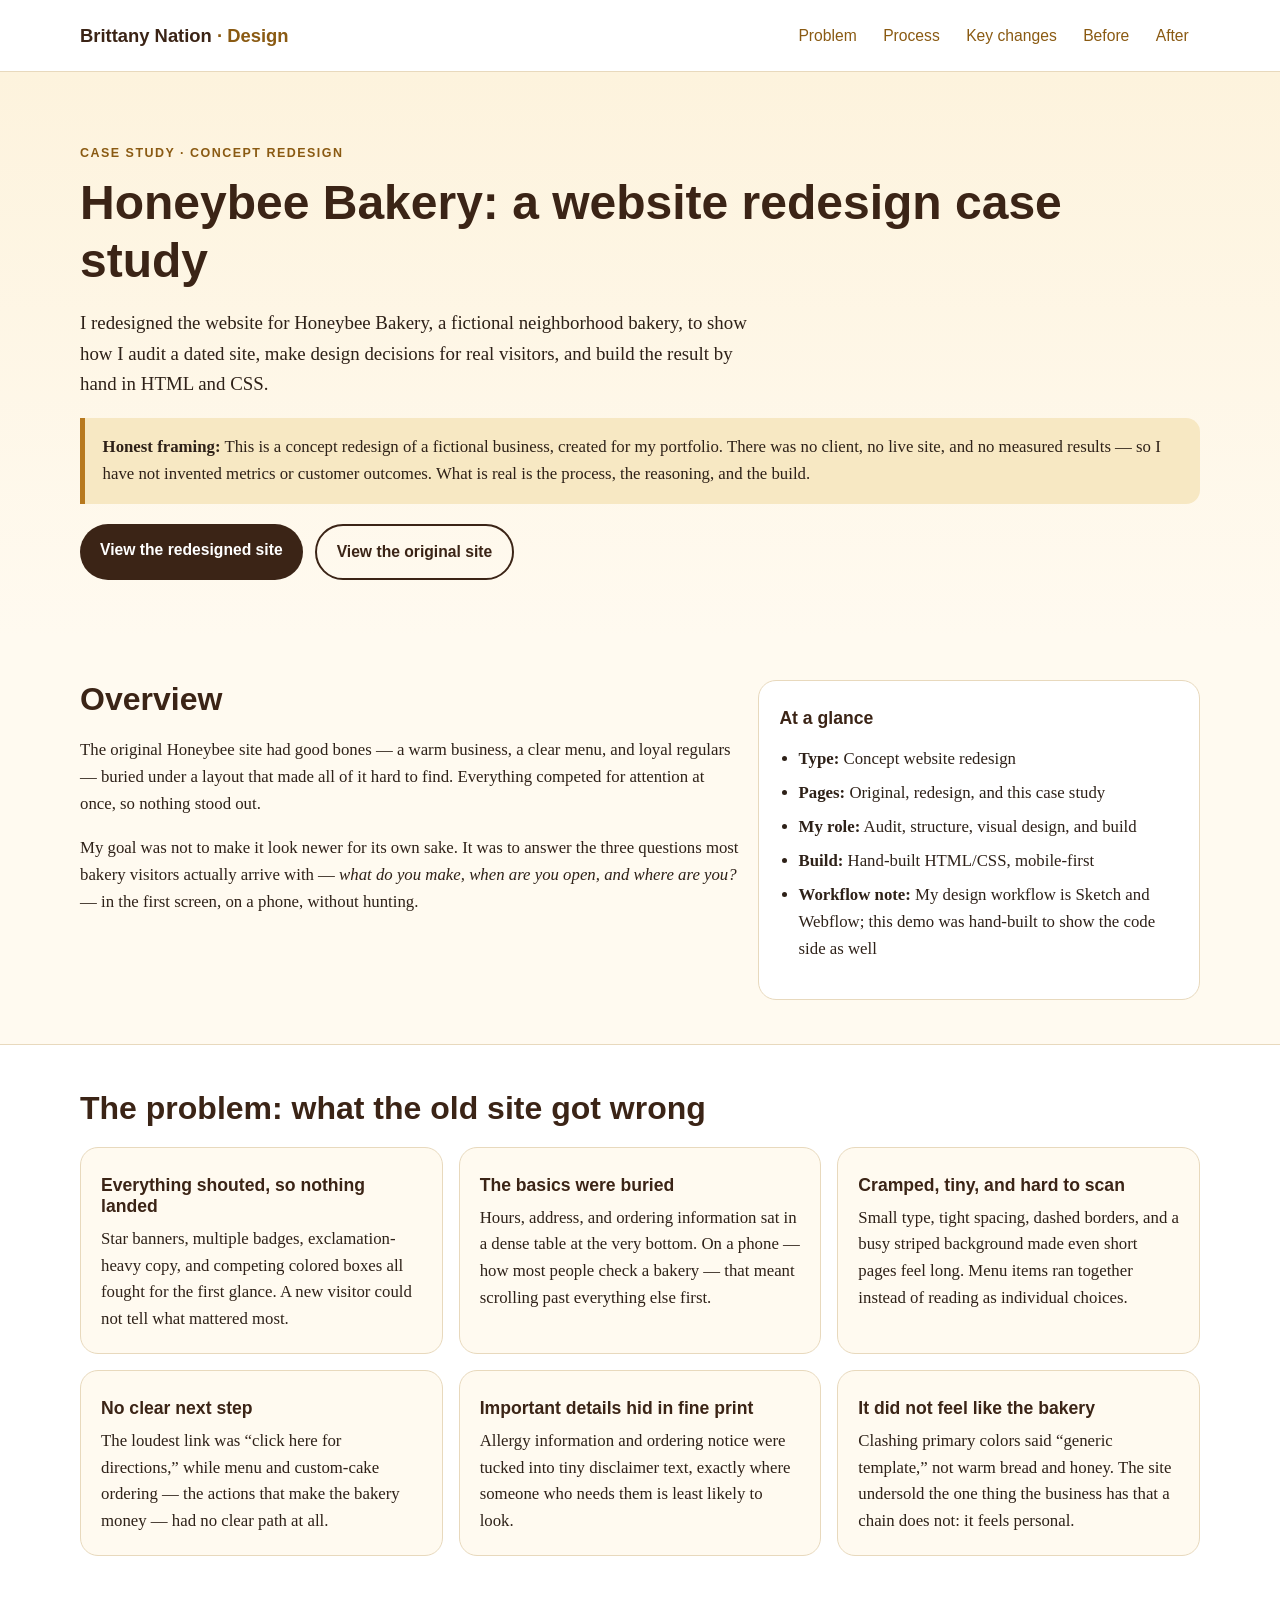
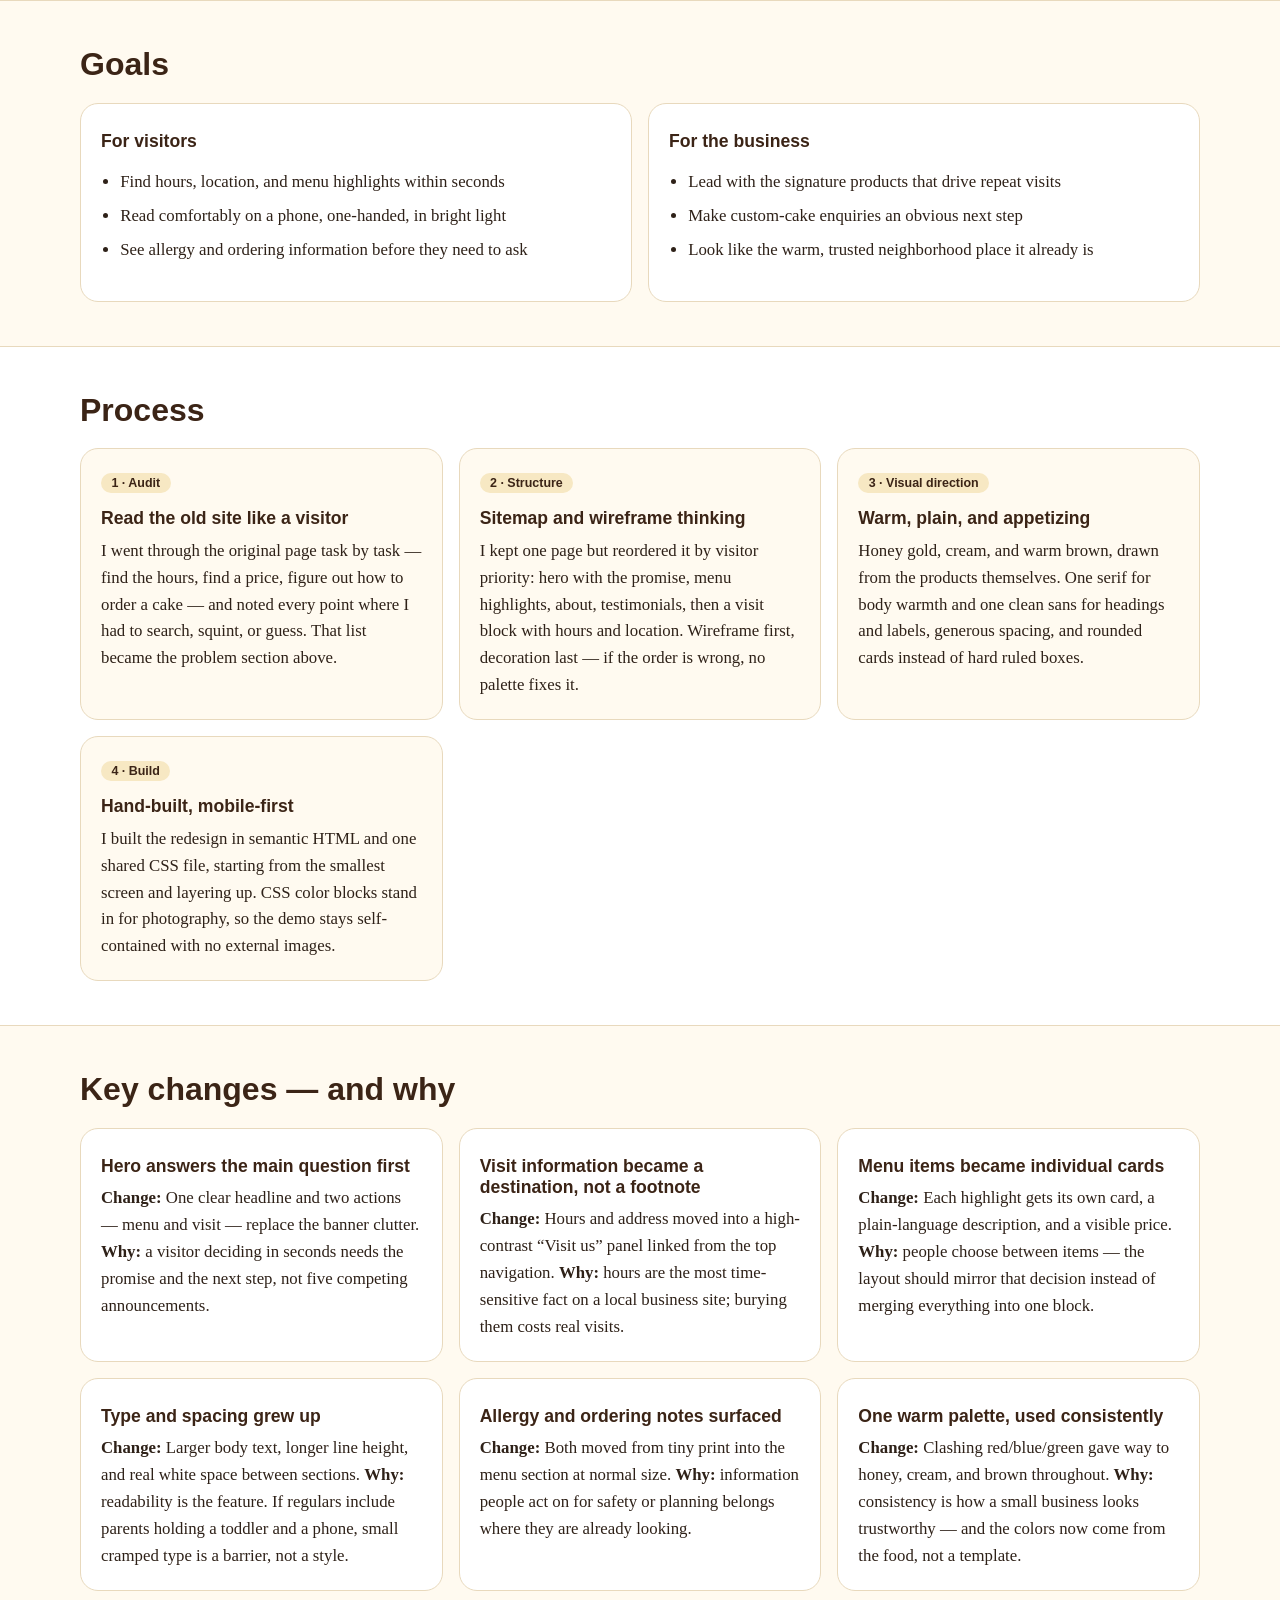
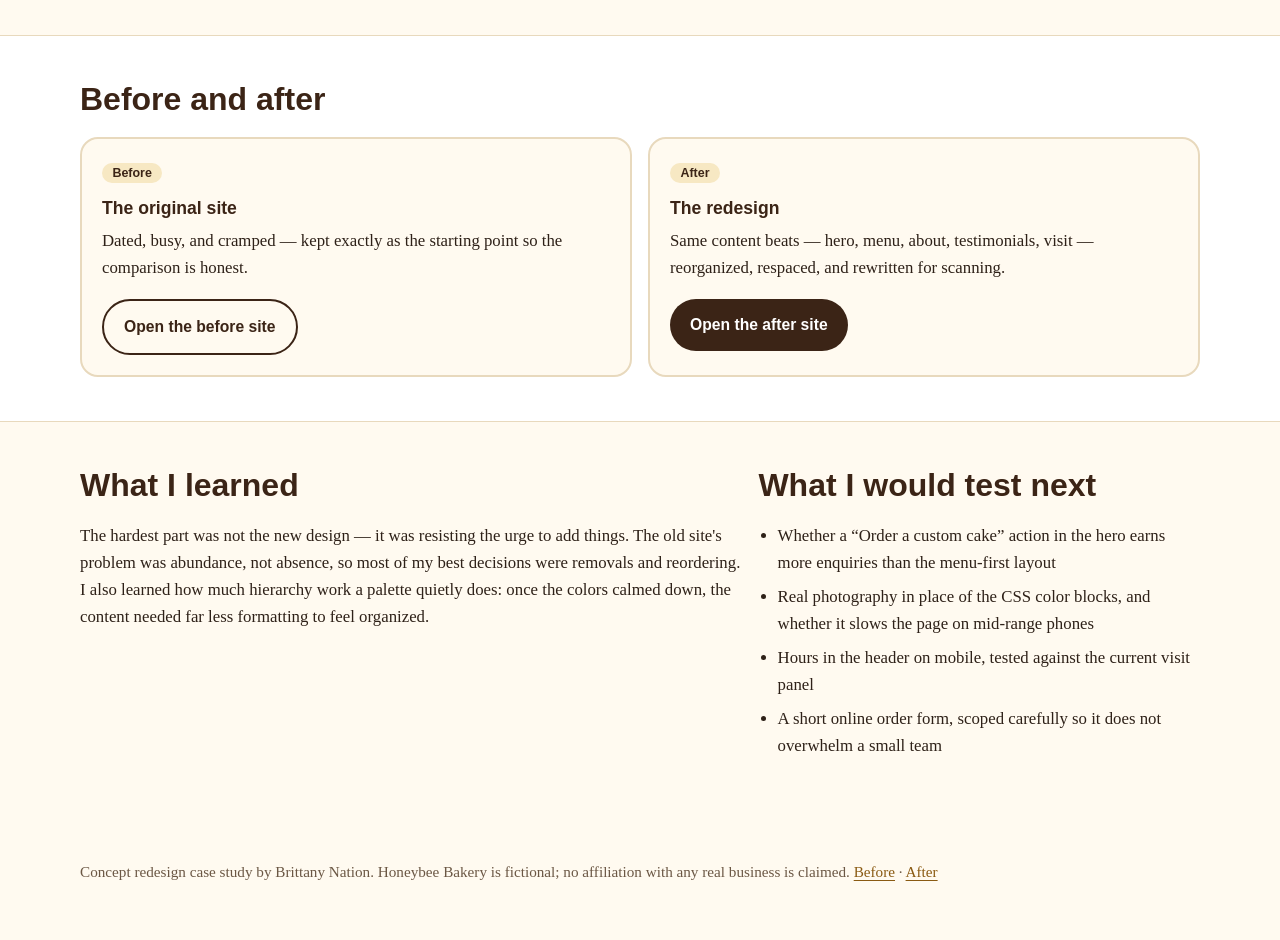
<file: index.html>
<!DOCTYPE html>
<html lang="en">
<head>
<meta charset="UTF-8">
<meta name="viewport" content="width=device-width, initial-scale=1.0">
<meta name="description" content="Website redesign case study for Honeybee Bakery, a fictional bakery — a concept portfolio project by Brittany Nation showing design process, rationale, and a hand-built before-and-after redesign.">
<title>Honeybee Bakery Redesign — Website Redesign Case Study | Brittany Nation</title>
<link rel="stylesheet" href="styles.css">

<meta property="og:type" content="website">
<meta property="og:title" content="Honeybee Bakery Redesign — Website Redesign Case Study | Brittany Nation">
<meta property="og:description" content="A website redesign case study for Honeybee Bakery, a fictional neighborhood bakery — the original site, a modern redesign, and the thinking behind every change.">
<meta property="og:url" content="https://brittanynation.github.io/redesign-case-study/">
<meta property="og:image" content="https://brittanynation.github.io/redesign-case-study/og-image.png">
<meta name="twitter:card" content="summary_large_image">
</head>
<body>
<a class="skip-link" href="#main">Skip to main content</a>
<header class="site-header">
  <div class="wrap header-inner">
    <a class="logo" href="index.html">Brittany Nation <span>· Design</span></a>
    <button class="nav-toggle" type="button" aria-expanded="false" aria-controls="site-nav">Menu</button>
    <nav class="site-nav" id="site-nav" aria-label="Main navigation">
      <ul>
        <li><a href="#problem">Problem</a></li>
        <li><a href="#process">Process</a></li>
        <li><a href="#changes">Key changes</a></li>
        <li><a href="before.html">Before</a></li>
        <li><a href="after.html">After</a></li>
      </ul>
    </nav>
  </div>
</header>

<main id="main">
  <section class="hero" aria-labelledby="page-heading">
    <div class="wrap">
      <p class="eyebrow">Case study · Concept redesign</p>
      <h1 id="page-heading">Honeybee Bakery: a website redesign case study</h1>
      <p class="lead">I redesigned the website for Honeybee Bakery, a fictional neighborhood bakery, to show how I audit a dated site, make design decisions for real visitors, and build the result by hand in HTML and CSS.</p>
      <div class="note"><p style="margin:0"><strong>Honest framing:</strong> This is a concept redesign of a fictional business, created for my portfolio. There was no client, no live site, and no measured results — so I have not invented metrics or customer outcomes. What is real is the process, the reasoning, and the build.</p></div>
      <div class="btn-row">
        <a class="btn" href="after.html">View the redesigned site</a>
        <a class="btn secondary" href="before.html">View the original site</a>
      </div>
    </div>
  </section>

  <section class="section" aria-labelledby="overview-heading">
    <div class="wrap kicker-grid">
      <div>
        <h2 id="overview-heading">Overview</h2>
        <p>The original Honeybee site had good bones — a warm business, a clear menu, and loyal regulars — buried under a layout that made all of it hard to find. Everything competed for attention at once, so nothing stood out.</p>
        <p>My goal was not to make it look newer for its own sake. It was to answer the three questions most bakery visitors actually arrive with — <em>what do you make, when are you open, and where are you?</em> — in the first screen, on a phone, without hunting.</p>
      </div>
      <div class="card">
        <h3>At a glance</h3>
        <ul class="clean">
          <li><strong>Type:</strong> Concept website redesign</li>
          <li><strong>Pages:</strong> Original, redesign, and this case study</li>
          <li><strong>My role:</strong> Audit, structure, visual design, and build</li>
          <li><strong>Build:</strong> Hand-built HTML/CSS, mobile-first</li>
          <li><strong>Workflow note:</strong> My design workflow is Sketch and Webflow; this demo was hand-built to show the code side as well</li>
        </ul>
      </div>
    </div>
  </section>

  <section class="section alt" id="problem" aria-labelledby="problem-heading">
    <div class="wrap">
      <h2 id="problem-heading">The problem: what the old site got wrong</h2>
      <div class="grid">
        <article class="card"><h3>Everything shouted, so nothing landed</h3><p>Star banners, multiple badges, exclamation-heavy copy, and competing colored boxes all fought for the first glance. A new visitor could not tell what mattered most.</p></article>
        <article class="card"><h3>The basics were buried</h3><p>Hours, address, and ordering information sat in a dense table at the very bottom. On a phone — how most people check a bakery — that meant scrolling past everything else first.</p></article>
        <article class="card"><h3>Cramped, tiny, and hard to scan</h3><p>Small type, tight spacing, dashed borders, and a busy striped background made even short pages feel long. Menu items ran together instead of reading as individual choices.</p></article>
        <article class="card"><h3>No clear next step</h3><p>The loudest link was “click here for directions,” while menu and custom-cake ordering — the actions that make the bakery money — had no clear path at all.</p></article>
        <article class="card"><h3>Important details hid in fine print</h3><p>Allergy information and ordering notice were tucked into tiny disclaimer text, exactly where someone who needs them is least likely to look.</p></article>
        <article class="card"><h3>It did not feel like the bakery</h3><p>Clashing primary colors said “generic template,” not warm bread and honey. The site undersold the one thing the business has that a chain does not: it feels personal.</p></article>
      </div>
    </div>
  </section>

  <section class="section" aria-labelledby="goals-heading">
    <div class="wrap">
      <h2 id="goals-heading">Goals</h2>
      <div class="grid two">
        <div class="card"><h3>For visitors</h3><ul class="clean"><li>Find hours, location, and menu highlights within seconds</li><li>Read comfortably on a phone, one-handed, in bright light</li><li>See allergy and ordering information before they need to ask</li></ul></div>
        <div class="card"><h3>For the business</h3><ul class="clean"><li>Lead with the signature products that drive repeat visits</li><li>Make custom-cake enquiries an obvious next step</li><li>Look like the warm, trusted neighborhood place it already is</li></ul></div>
      </div>
    </div>
  </section>

  <section class="section alt" id="process" aria-labelledby="process-heading">
    <div class="wrap">
      <h2 id="process-heading">Process</h2>
      <div class="grid">
        <article class="card"><span class="tag">1 · Audit</span><h3>Read the old site like a visitor</h3><p>I went through the original page task by task — find the hours, find a price, figure out how to order a cake — and noted every point where I had to search, squint, or guess. That list became the problem section above.</p></article>
        <article class="card"><span class="tag">2 · Structure</span><h3>Sitemap and wireframe thinking</h3><p>I kept one page but reordered it by visitor priority: hero with the promise, menu highlights, about, testimonials, then a visit block with hours and location. Wireframe first, decoration last — if the order is wrong, no palette fixes it.</p></article>
        <article class="card"><span class="tag">3 · Visual direction</span><h3>Warm, plain, and appetizing</h3><p>Honey gold, cream, and warm brown, drawn from the products themselves. One serif for body warmth and one clean sans for headings and labels, generous spacing, and rounded cards instead of hard ruled boxes.</p></article>
        <article class="card"><span class="tag">4 · Build</span><h3>Hand-built, mobile-first</h3><p>I built the redesign in semantic HTML and one shared CSS file, starting from the smallest screen and layering up. CSS color blocks stand in for photography, so the demo stays self-contained with no external images.</p></article>
      </div>
    </div>
  </section>

  <section class="section" id="changes" aria-labelledby="changes-heading">
    <div class="wrap">
      <h2 id="changes-heading">Key changes — and why</h2>
      <div class="grid">
        <article class="card"><h3>Hero answers the main question first</h3><p><strong>Change:</strong> One clear headline and two actions — menu and visit — replace the banner clutter. <strong>Why:</strong> a visitor deciding in seconds needs the promise and the next step, not five competing announcements.</p></article>
        <article class="card"><h3>Visit information became a destination, not a footnote</h3><p><strong>Change:</strong> Hours and address moved into a high-contrast “Visit us” panel linked from the top navigation. <strong>Why:</strong> hours are the most time-sensitive fact on a local business site; burying them costs real visits.</p></article>
        <article class="card"><h3>Menu items became individual cards</h3><p><strong>Change:</strong> Each highlight gets its own card, a plain-language description, and a visible price. <strong>Why:</strong> people choose between items — the layout should mirror that decision instead of merging everything into one block.</p></article>
        <article class="card"><h3>Type and spacing grew up</h3><p><strong>Change:</strong> Larger body text, longer line height, and real white space between sections. <strong>Why:</strong> readability is the feature. If regulars include parents holding a toddler and a phone, small cramped type is a barrier, not a style.</p></article>
        <article class="card"><h3>Allergy and ordering notes surfaced</h3><p><strong>Change:</strong> Both moved from tiny print into the menu section at normal size. <strong>Why:</strong> information people act on for safety or planning belongs where they are already looking.</p></article>
        <article class="card"><h3>One warm palette, used consistently</h3><p><strong>Change:</strong> Clashing red/blue/green gave way to honey, cream, and brown throughout. <strong>Why:</strong> consistency is how a small business looks trustworthy — and the colors now come from the food, not a template.</p></article>
      </div>
    </div>
  </section>

  <section class="section alt" aria-labelledby="compare-heading">
    <div class="wrap">
      <h2 id="compare-heading">Before and after</h2>
      <div class="compare">
        <div class="card"><span class="tag">Before</span><h3>The original site</h3><p>Dated, busy, and cramped — kept exactly as the starting point so the comparison is honest.</p><p><a class="btn secondary" href="before.html">Open the before site</a></p></div>
        <div class="card"><span class="tag">After</span><h3>The redesign</h3><p>Same content beats — hero, menu, about, testimonials, visit — reorganized, respaced, and rewritten for scanning.</p><p><a class="btn" href="after.html">Open the after site</a></p></div>
      </div>
    </div>
  </section>

  <section class="section" aria-labelledby="learned-heading">
    <div class="wrap kicker-grid">
      <div>
        <h2 id="learned-heading">What I learned</h2>
        <p>The hardest part was not the new design — it was resisting the urge to add things. The old site's problem was abundance, not absence, so most of my best decisions were removals and reordering. I also learned how much hierarchy work a palette quietly does: once the colors calmed down, the content needed far less formatting to feel organized.</p>
      </div>
      <div>
        <h2>What I would test next</h2>
        <ul class="clean">
          <li>Whether a “Order a custom cake” action in the hero earns more enquiries than the menu-first layout</li>
          <li>Real photography in place of the CSS color blocks, and whether it slows the page on mid-range phones</li>
          <li>Hours in the header on mobile, tested against the current visit panel</li>
          <li>A short online order form, scoped carefully so it does not overwhelm a small team</li>
        </ul>
      </div>
    </div>
  </section>
</main>

<footer class="site-footer"><div class="wrap"><p>Concept redesign case study by Brittany Nation. Honeybee Bakery is fictional; no affiliation with any real business is claimed. <a href="before.html">Before</a> · <a href="after.html">After</a></p></div></footer>
<script>
  const t=document.querySelector('.nav-toggle'),n=document.getElementById('site-nav');
  if(t&&n){t.addEventListener('click',()=>{const open=n.classList.toggle('open');t.setAttribute('aria-expanded',open);});}
</script>
</body>
</html>
</file>
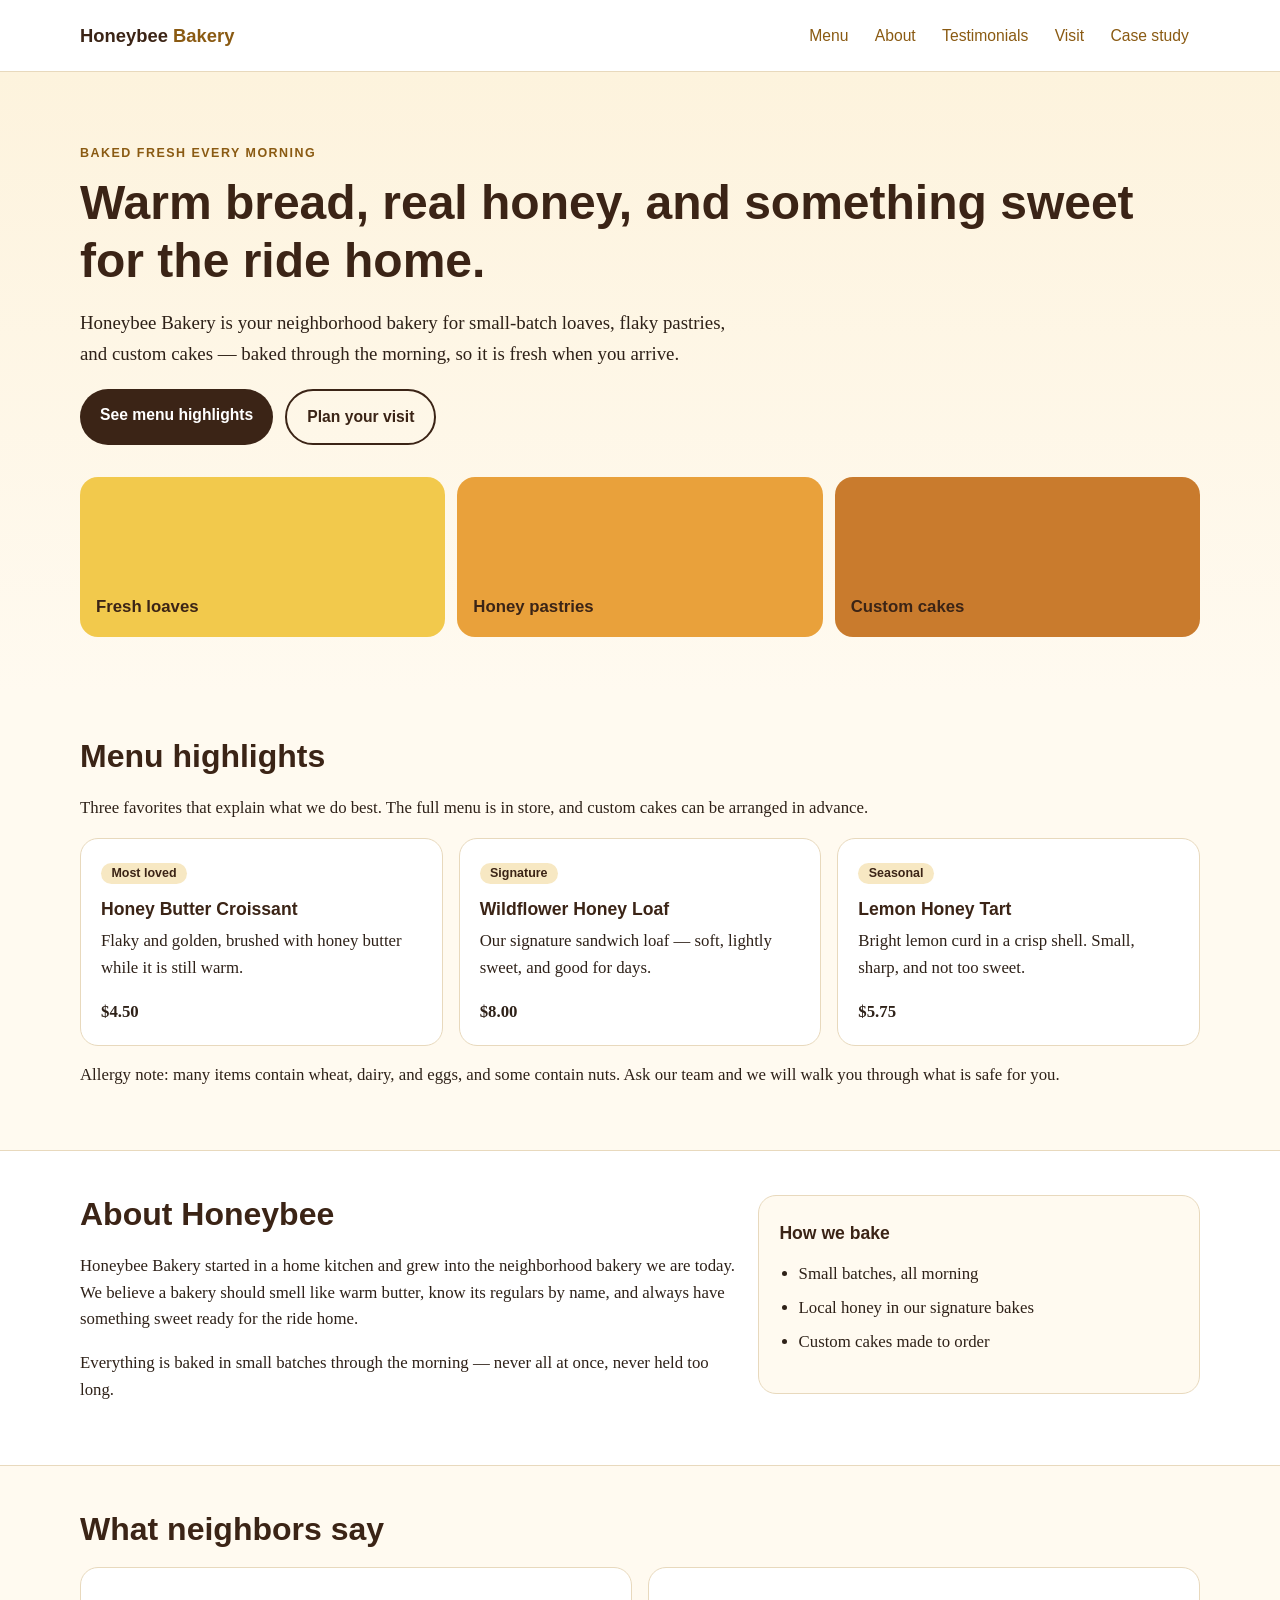
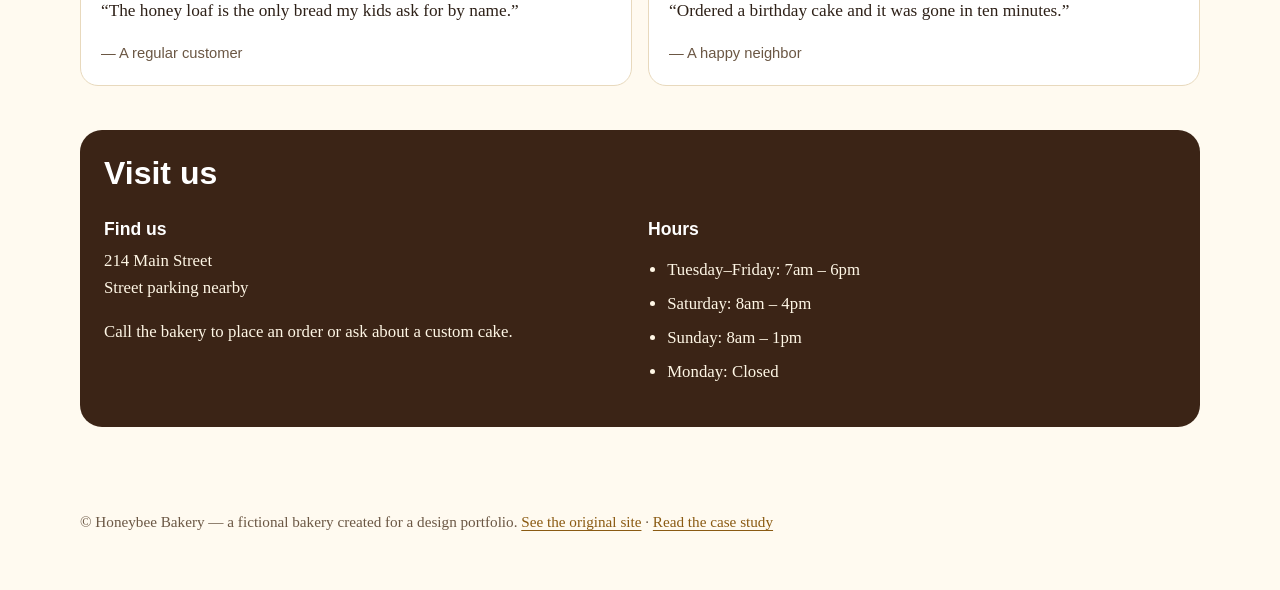
<file: after.html>
<!DOCTYPE html>
<html lang="en">
<head>
<meta charset="UTF-8">
<meta name="viewport" content="width=device-width, initial-scale=1.0">
<meta name="description" content="The redesigned Honeybee Bakery website — warm, clear, and mobile-first. Part of a concept redesign case study for a fictional bakery.">
<title>After — Honeybee Bakery (Redesigned Site) | Redesign Case Study</title>
<link rel="stylesheet" href="styles.css">
</head>
<body>
<a class="skip-link" href="#main">Skip to main content</a>
<header class="site-header">
  <div class="wrap header-inner">
    <a class="logo" href="after.html">Honeybee <span>Bakery</span></a>
    <button class="nav-toggle" type="button" aria-expanded="false" aria-controls="site-nav">Menu</button>
    <nav class="site-nav" id="site-nav" aria-label="Main navigation">
      <ul>
        <li><a href="#menu">Menu</a></li>
        <li><a href="#about">About</a></li>
        <li><a href="#testimonials">Testimonials</a></li>
        <li><a href="#visit">Visit</a></li>
        <li><a href="index.html">Case study</a></li>
      </ul>
    </nav>
  </div>
</header>

<main id="main">
  <section class="hero" aria-labelledby="hero-heading">
    <div class="wrap">
      <p class="eyebrow">Baked fresh every morning</p>
      <h1 id="hero-heading">Warm bread, real honey, and something sweet for the ride home.</h1>
      <p class="lead">Honeybee Bakery is your neighborhood bakery for small-batch loaves, flaky pastries, and custom cakes — baked through the morning, so it is fresh when you arrive.</p>
      <div class="btn-row">
        <a class="btn" href="#menu">See menu highlights</a>
        <a class="btn secondary" href="#visit">Plan your visit</a>
      </div>
      <div class="hero-art" aria-hidden="true">
        <div class="art-1">Fresh loaves</div>
        <div class="art-2">Honey pastries</div>
        <div class="art-3">Custom cakes</div>
      </div>
    </div>
  </section>

  <section class="section" id="menu" aria-labelledby="menu-heading">
    <div class="wrap">
      <h2 id="menu-heading">Menu highlights</h2>
      <p>Three favorites that explain what we do best. The full menu is in store, and custom cakes can be arranged in advance.</p>
      <div class="grid">
        <article class="card"><span class="tag">Most loved</span><h3>Honey Butter Croissant</h3><p>Flaky and golden, brushed with honey butter while it is still warm.</p><p><strong>$4.50</strong></p></article>
        <article class="card"><span class="tag">Signature</span><h3>Wildflower Honey Loaf</h3><p>Our signature sandwich loaf — soft, lightly sweet, and good for days.</p><p><strong>$8.00</strong></p></article>
        <article class="card"><span class="tag">Seasonal</span><h3>Lemon Honey Tart</h3><p>Bright lemon curd in a crisp shell. Small, sharp, and not too sweet.</p><p><strong>$5.75</strong></p></article>
      </div>
      <p style="margin-top:1rem">Allergy note: many items contain wheat, dairy, and eggs, and some contain nuts. Ask our team and we will walk you through what is safe for you.</p>
    </div>
  </section>

  <section class="section alt" id="about" aria-labelledby="about-heading">
    <div class="wrap kicker-grid">
      <div>
        <h2 id="about-heading">About Honeybee</h2>
        <p>Honeybee Bakery started in a home kitchen and grew into the neighborhood bakery we are today. We believe a bakery should smell like warm butter, know its regulars by name, and always have something sweet ready for the ride home.</p>
        <p>Everything is baked in small batches through the morning — never all at once, never held too long.</p>
      </div>
      <div class="card"><h3>How we bake</h3><ul class="clean"><li>Small batches, all morning</li><li>Local honey in our signature bakes</li><li>Custom cakes made to order</li></ul></div>
    </div>
  </section>

  <section class="section" id="testimonials" aria-labelledby="testimonials-heading">
    <div class="wrap">
      <h2 id="testimonials-heading">What neighbors say</h2>
      <div class="grid two">
        <blockquote class="card"><p>“The honey loaf is the only bread my kids ask for by name.”</p><footer>— A regular customer</footer></blockquote>
        <blockquote class="card"><p>“Ordered a birthday cake and it was gone in ten minutes.”</p><footer>— A happy neighbor</footer></blockquote>
      </div>
    </div>
  </section>

  <section class="section" id="visit" aria-labelledby="visit-heading" style="padding-top:0">
    <div class="wrap">
      <div class="visit">
        <h2 id="visit-heading">Visit us</h2>
        <div class="grid two">
          <div><h3>Find us</h3><p>214 Main Street<br>Street parking nearby</p><p>Call the bakery to place an order or ask about a custom cake.</p></div>
          <div><h3>Hours</h3><ul class="clean"><li>Tuesday–Friday: 7am – 6pm</li><li>Saturday: 8am – 4pm</li><li>Sunday: 8am – 1pm</li><li>Monday: Closed</li></ul></div>
        </div>
      </div>
    </div>
  </section>
</main>

<footer class="site-footer"><div class="wrap"><p>© Honeybee Bakery — a fictional bakery created for a design portfolio. <a href="before.html">See the original site</a> · <a href="index.html">Read the case study</a></p></div></footer>
<script>
  const t=document.querySelector('.nav-toggle'),n=document.getElementById('site-nav');
  if(t&&n){t.addEventListener('click',()=>{const open=n.classList.toggle('open');t.setAttribute('aria-expanded',open);});}
</script>
</body>
</html>
</file>
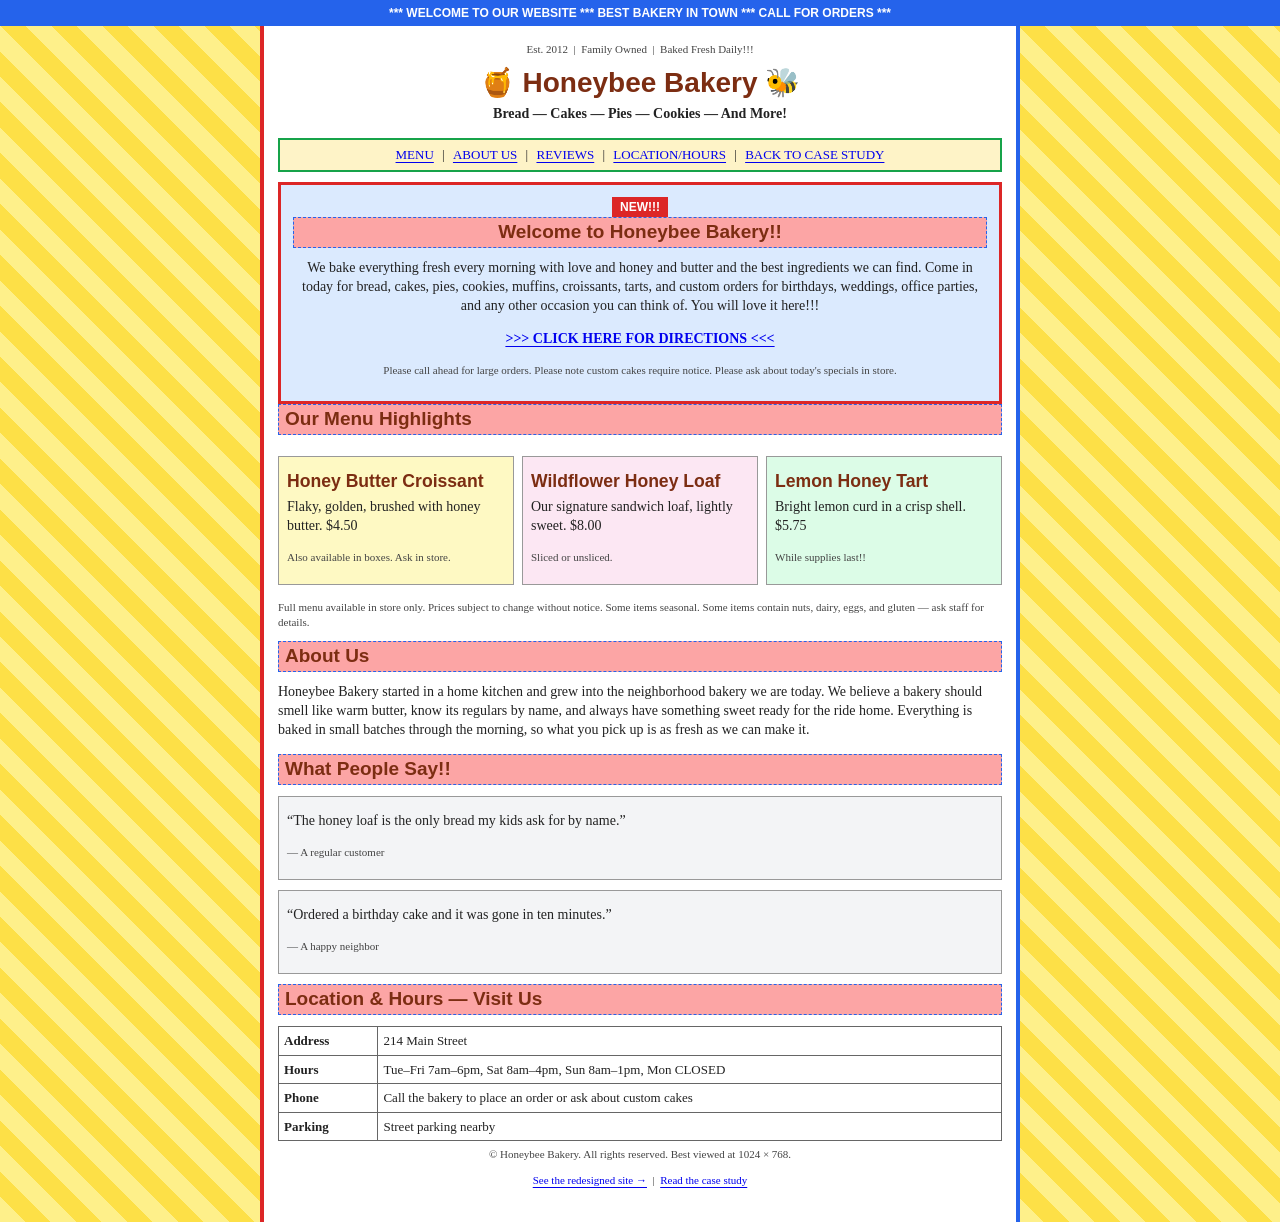
<file: before.html>
<!DOCTYPE html>
<html lang="en">
<head>
<meta charset="UTF-8">
<meta name="viewport" content="width=device-width, initial-scale=1.0">
<meta name="description" content="The original Honeybee Bakery website — the before exhibit in a concept redesign case study for a fictional bakery.">
<title>Before — Honeybee Bakery (Original Site) | Redesign Case Study</title>
<link rel="stylesheet" href="styles.css">
</head>
<body class="old-site">
<a class="skip-link" href="#main">Skip to main content</a>
<div class="old-topbar">*** WELCOME TO OUR WEBSITE *** BEST BAKERY IN TOWN *** CALL FOR ORDERS ***</div>
<div class="old-wrap">
  <header>
    <p class="center tiny">Est. 2012 &nbsp;|&nbsp; Family Owned &nbsp;|&nbsp; Baked Fresh Daily!!!</p>
    <h1>🍯 Honeybee Bakery 🐝</h1>
    <p class="center"><strong>Bread — Cakes — Pies — Cookies — And More!</strong></p>
    <nav class="old-nav" aria-label="Original site navigation">
      <a href="#menu">MENU</a> | <a href="#about">ABOUT US</a> | <a href="#reviews">REVIEWS</a> | <a href="#visit">LOCATION/HOURS</a> | <a href="index.html">BACK TO CASE STUDY</a>
    </nav>
  </header>

  <main id="main">
    <section class="old-hero" aria-labelledby="old-hero-heading">
      <span class="old-badge">NEW!!!</span>
      <h2 id="old-hero-heading">Welcome to Honeybee Bakery!!</h2>
      <p>We bake everything fresh every morning with love and honey and butter and the best ingredients we can find. Come in today for bread, cakes, pies, cookies, muffins, croissants, tarts, and custom orders for birthdays, weddings, office parties, and any other occasion you can think of. You will love it here!!!</p>
      <p><a href="#visit"><strong>&gt;&gt;&gt; CLICK HERE FOR DIRECTIONS &lt;&lt;&lt;</strong></a></p>
      <p class="tiny">Please call ahead for large orders. Please note custom cakes require notice. Please ask about today's specials in store.</p>
    </section>

    <section id="menu" aria-labelledby="old-menu-heading">
      <h2 id="old-menu-heading">Our Menu Highlights</h2>
      <div class="old-cols">
        <div class="old-box yellow"><h3>Honey Butter Croissant</h3><p>Flaky, golden, brushed with honey butter. $4.50</p><p class="tiny">Also available in boxes. Ask in store.</p></div>
        <div class="old-box pink"><h3>Wildflower Honey Loaf</h3><p>Our signature sandwich loaf, lightly sweet. $8.00</p><p class="tiny">Sliced or unsliced.</p></div>
        <div class="old-box green"><h3>Lemon Honey Tart</h3><p>Bright lemon curd in a crisp shell. $5.75</p><p class="tiny">While supplies last!!</p></div>
      </div>
      <p class="tiny">Full menu available in store only. Prices subject to change without notice. Some items seasonal. Some items contain nuts, dairy, eggs, and gluten — ask staff for details.</p>
    </section>

    <section id="about" aria-labelledby="old-about-heading">
      <h2 id="old-about-heading">About Us</h2>
      <p>Honeybee Bakery started in a home kitchen and grew into the neighborhood bakery we are today. We believe a bakery should smell like warm butter, know its regulars by name, and always have something sweet ready for the ride home. Everything is baked in small batches through the morning, so what you pick up is as fresh as we can make it.</p>
    </section>

    <section id="reviews" aria-labelledby="old-reviews-heading">
      <h2 id="old-reviews-heading">What People Say!!</h2>
      <div class="old-box"><p>“The honey loaf is the only bread my kids ask for by name.”</p><p class="tiny">— A regular customer</p></div>
      <div class="old-box"><p>“Ordered a birthday cake and it was gone in ten minutes.”</p><p class="tiny">— A happy neighbor</p></div>
    </section>

    <section id="visit" aria-labelledby="old-visit-heading">
      <h2 id="old-visit-heading">Location &amp; Hours — Visit Us</h2>
      <table>
        <tr><th scope="row">Address</th><td>214 Main Street</td></tr>
        <tr><th scope="row">Hours</th><td>Tue–Fri 7am–6pm, Sat 8am–4pm, Sun 8am–1pm, Mon CLOSED</td></tr>
        <tr><th scope="row">Phone</th><td>Call the bakery to place an order or ask about custom cakes</td></tr>
        <tr><th scope="row">Parking</th><td>Street parking nearby</td></tr>
      </table>
      <p class="tiny center">© Honeybee Bakery. All rights reserved. Best viewed at 1024 × 768.</p>
    </section>
  </main>
  <footer><p class="tiny center"><a href="after.html">See the redesigned site →</a> &nbsp;|&nbsp; <a href="index.html">Read the case study</a></p></footer>
</div>
</body>
</html>
</file>
<file: styles.css>
/* Honeybee Bakery — Redesign Case Study
   Shared stylesheet for index.html (case study), after.html (redesign),
   and before.html (original, scoped under .old-site)
   Mobile-first, CSS-only visuals, no external images or fonts. */

:root{
  --honey:#b7791f;
  --honey-dark:#8a5a12;
  --honey-soft:#f7e8c3;
  --cream:#fffaf0;
  --cream-2:#fdf3dd;
  --brown:#3b2416;
  --brown-2:#5c3d24;
  --ink:#2e2118;
  --muted:#6b5744;
  --line:#e8d9bd;
  --white:#ffffff;
  --radius:18px;
  --max:1120px;
}

*{box-sizing:border-box}
html{scroll-behavior:smooth}
body{
  margin:0;
  font-family:Georgia,"Times New Roman",serif;
  color:var(--ink);
  background:var(--cream);
  line-height:1.6;
  font-size:1.05rem;
}
h1,h2,h3,.sans{font-family:Verdana,Geneva,Tahoma,sans-serif; line-height:1.2; color:var(--brown)}
h1{font-size:2.2rem; margin:.2em 0 .4em}
h2{font-size:1.65rem; margin:0 0 .6em}
h3{font-size:1.1rem; margin:.4em 0 .35em}
p{margin:.5em 0 1em}
a{color:var(--honey-dark); text-underline-offset:3px}
a:focus-visible, button:focus-visible{outline:3px solid var(--honey-dark); outline-offset:3px; border-radius:6px}
.wrap{width:min(100% - 2rem, var(--max)); margin-inline:auto}
.skip-link{position:absolute; left:-9999px; top:0; background:var(--brown); color:#fff; padding:.7rem 1rem; z-index:50}
.skip-link:focus{left:1rem; top:1rem; color:#fff}

/* Header / nav */
.site-header{background:var(--white); border-bottom:1px solid var(--line); position:sticky; top:0; z-index:20}
.header-inner{display:flex; align-items:center; justify-content:space-between; gap:1rem; padding:.9rem 0}
.logo{font-family:Verdana,sans-serif; font-weight:700; font-size:1.15rem; color:var(--brown); text-decoration:none}
.logo span{color:var(--honey-dark)}
.nav-toggle{background:var(--brown); color:#fff; border:0; border-radius:999px; padding:.6rem 1rem; font:600 .95rem Verdana,sans-serif; cursor:pointer}
.site-nav{display:none; padding:0 0 1rem}
.site-nav.open{display:block}
.site-nav ul{list-style:none; margin:0; padding:0; display:grid; gap:.4rem}
.site-nav a{display:block; padding:.55rem .7rem; border-radius:10px; text-decoration:none; font-family:Verdana,sans-serif; font-size:.98rem}
.site-nav a:hover{background:var(--cream-2)}

/* Hero */
.hero{padding:3rem 0 2.5rem; background:linear-gradient(180deg,var(--cream-2),var(--cream))}
.eyebrow{font-family:Verdana,sans-serif; letter-spacing:.12em; text-transform:uppercase; font-size:.78rem; font-weight:700; color:var(--honey-dark); margin:0}
.lead{font-size:1.18rem; max-width:42rem}
.btn-row{display:flex; flex-wrap:wrap; gap:.75rem; margin-top:1.25rem}
.btn{display:inline-block; background:var(--brown); color:#fff; text-decoration:none; padding:.85rem 1.25rem; border-radius:999px; font-family:Verdana,sans-serif; font-weight:700; font-size:.98rem}
.btn.secondary{background:transparent; color:var(--brown); border:2px solid var(--brown)}
.btn.light{background:var(--honey); color:#241703}
.hero-art{margin-top:2rem; display:grid; grid-template-columns:repeat(3,1fr); gap:.75rem}
.hero-art div{border-radius:var(--radius); min-height:110px; padding:1rem; display:flex; align-items:end; font-family:Verdana,sans-serif; font-weight:700; color:var(--brown)}
.art-1{background:#f2c94c}.art-2{background:#e9a13b}.art-3{background:#c97b2d; color:#fff}

/* Sections & cards */
.section{padding:2.75rem 0}
.section.alt{background:var(--white); border-block:1px solid var(--line)}
.grid{display:grid; gap:1rem}
.card{background:var(--white); border:1px solid var(--line); border-radius:var(--radius); padding:1.25rem}
.alt .card{background:var(--cream)}
.card p:last-child{margin-bottom:0}
.tag{display:inline-block; background:var(--honey-soft); color:var(--brown); border-radius:999px; padding:.2rem .65rem; font:700 .78rem Verdana,sans-serif; margin-bottom:.5rem}
ul.clean{padding-left:1.2rem} ul.clean li{margin:.45rem 0}
.compare{display:grid; gap:1rem}
.compare .card{border-width:2px}
blockquote{margin:0; font-size:1.08rem}
blockquote footer{margin-top:.75rem; color:var(--muted); font-family:Verdana,sans-serif; font-size:.92rem}
.visit{background:var(--brown); color:#fff7e6; border-radius:22px; padding:1.5rem}
.visit h2,.visit h3{color:#fff}
.visit a{color:#ffd97a}
.site-footer{padding:2rem 0 2.5rem; color:var(--muted); font-size:.95rem}
.note{background:var(--honey-soft); border-left:5px solid var(--honey); padding:1rem 1.1rem; border-radius:0 14px 14px 0}
.kicker-grid{display:grid; gap:1rem}

@media (min-width:720px){
  h1{font-size:3rem} h2{font-size:2rem}
  .nav-toggle{display:none}
  .site-nav{display:block; padding:0}
  .site-nav ul{display:flex; gap:.25rem}
  .grid{grid-template-columns:repeat(3,1fr)}
  .grid.two, .compare{grid-template-columns:repeat(2,1fr)}
  .kicker-grid{grid-template-columns:1.2fr .8fr; align-items:start}
  .hero{padding:4.5rem 0 3.5rem}
  .hero-art div{min-height:160px}
}

/* ============ BEFORE / OLD SITE (scoped) ============ */
.old-site{
  font-family:"Times New Roman",Times,serif;
  font-size:14px; line-height:1.35; color:#222;
  background:repeating-linear-gradient(45deg,#fef08a 0 18px,#fde047 18px 36px);
}
.old-site .old-wrap{max-width:760px; margin:0 auto; background:#fff; border-left:4px solid #dc2626; border-right:4px solid #2563eb; padding:10px 14px 24px}
.old-site h1,.old-site h2,.old-site h3{font-family:Arial,sans-serif; color:#7c2d12; line-height:1.1}
.old-site h1{font-size:28px; text-align:center; margin:6px 0}
.old-site h2{font-size:19px; background:#fca5a5; padding:4px 6px; border:1px dashed #2563eb}
.old-site a{color:#0000ee}
.old-site .old-topbar{background:#2563eb; color:#fff; text-align:center; padding:5px; font-family:Arial,sans-serif; font-size:12px; font-weight:700}
.old-site .old-nav{text-align:center; background:#fef3c7; border:2px solid #16a34a; padding:6px; margin:10px 0; font-size:13px}
.old-site .old-nav a{margin:0 5px}
.old-site .old-hero{border:3px solid #dc2626; background:#dbeafe; padding:12px; text-align:center}
.old-site .old-badge{display:inline-block; background:#dc2626; color:#fff; padding:2px 8px; font-family:Arial,sans-serif; font-weight:700; font-size:12px}
.old-site .old-cols{display:block}
.old-site .old-box{border:1px solid #999; background:#f3f4f6; padding:8px; margin:10px 0}
.old-site .old-box.yellow{background:#fef9c3}.old-site .old-box.pink{background:#fce7f3}.old-site .old-box.green{background:#dcfce7}
.old-site table{width:100%; border-collapse:collapse; font-size:13px}
.old-site td,.old-site th{border:1px solid #666; padding:5px; text-align:left}
.old-site .tiny{font-size:11px; color:#444}
.old-site .center{text-align:center}
@media (min-width:720px){ .old-site .old-cols{display:grid; grid-template-columns:1fr 1fr 1fr; gap:8px} }
</file>
